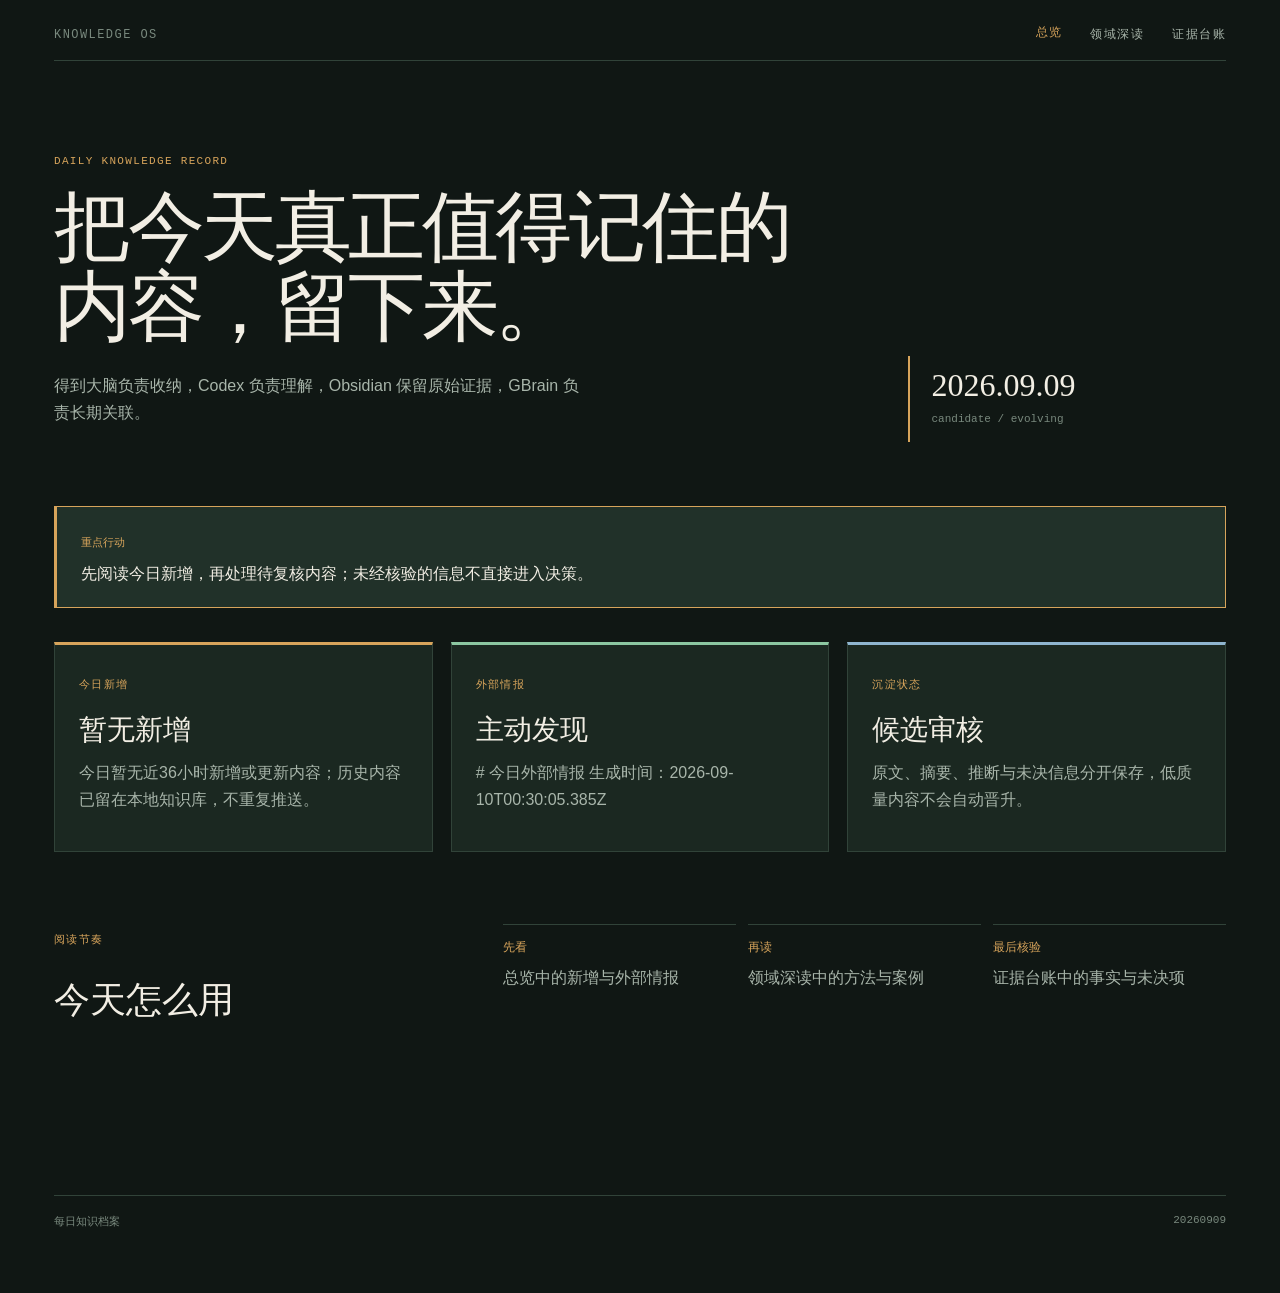
<file: index.html>
<!doctype html><html lang="zh-CN"><head><meta charset="utf-8"><meta name="viewport" content="width=device-width,initial-scale=1"><title>知识日报 · 总览</title><link rel="stylesheet" href="styles.css"></head><body><main class="wrap"><header class="brand"><span>KNOWLEDGE OS</span><nav><a href="index.html" class="active">总览</a><a href="domain.html">领域深读</a><a href="evidence.html">证据台账</a></nav></header><section class="hero"><div><p class="eyebrow">DAILY KNOWLEDGE RECORD</p><h1>把今天真正值得记住的内容，留下来。</h1><p class="lede">得到大脑负责收纳，Codex 负责理解，Obsidian 保留原始证据，GBrain 负责长期关联。</p></div><aside class="date-mark"><strong>2026.09.09</strong><span>candidate / evolving</span></aside></section><section class="priority"><span>重点行动</span><p>先阅读今日新增，再处理待复核内容；未经核验的信息不直接进入决策。</p></section><section class="grid three"><article class="card accent-gold"><small>今日新增</small><h2>暂无新增</h2><p>今日暂无近36小时新增或更新内容；历史内容已留在本地知识库，不重复推送。</p></article><article class="card accent-green"><small>外部情报</small><h2>主动发现</h2><p># 今日外部情报

生成时间：2026-09-10T00:30:05.385Z</p></article><article class="card accent-blue"><small>沉淀状态</small><h2>候选审核</h2><p>原文、摘要、推断与未决信息分开保存，低质量内容不会自动晋升。</p></article></section><section class="rhythm"><div><small>阅读节奏</small><h2>今天怎么用</h2></div><ol><li><b>先看</b><span>总览中的新增与外部情报</span></li><li><b>再读</b><span>领域深读中的方法与案例</span></li><li><b>最后核验</b><span>证据台账中的事实与未决项</span></li></ol></section><footer><span>每日知识档案</span><span>20260909</span></footer></main></body></html>
</file>
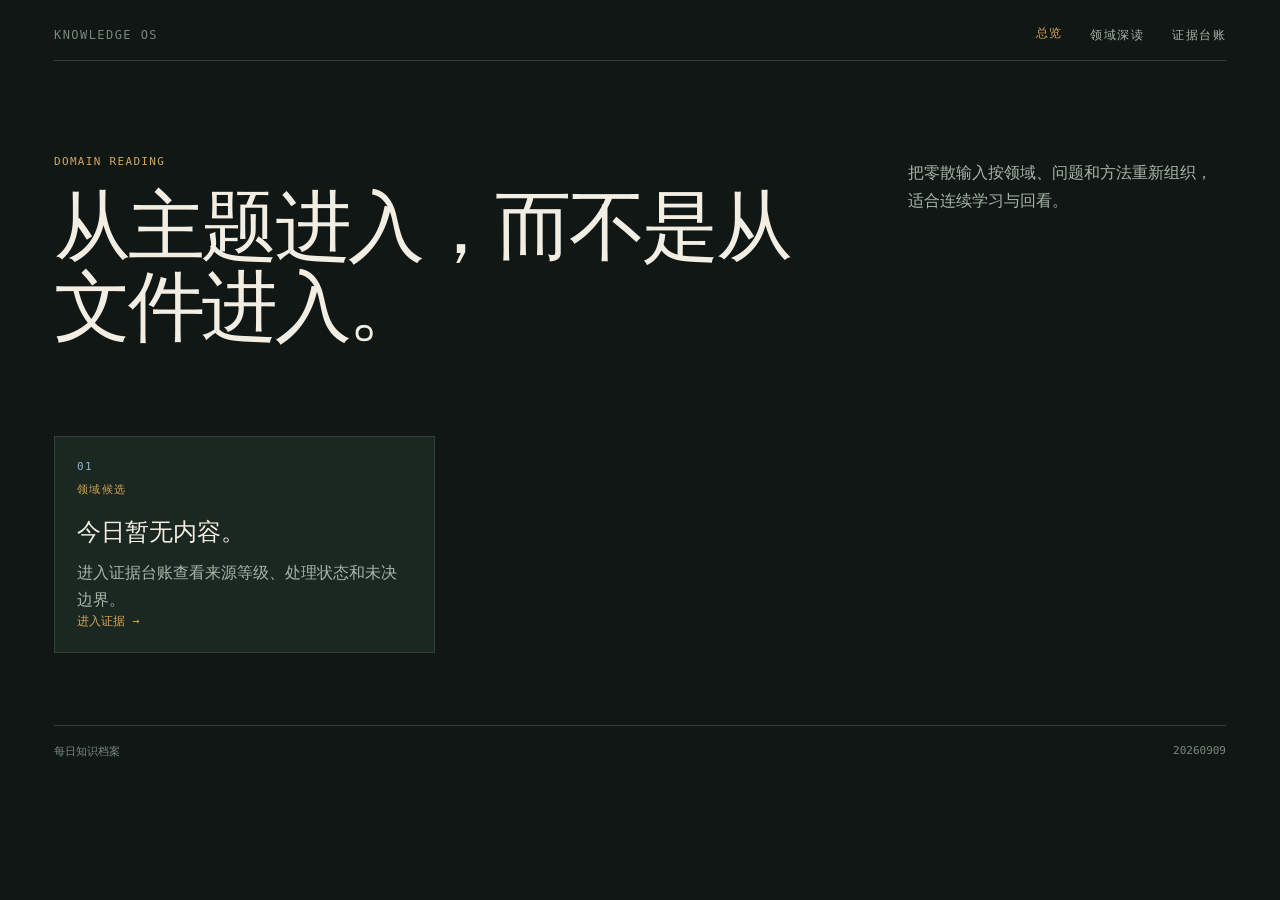
<file: domain.html>
<!doctype html><html lang="zh-CN"><head><meta charset="utf-8"><meta name="viewport" content="width=device-width,initial-scale=1"><title>知识日报 · 领域深读</title><link rel="stylesheet" href="styles.css"></head><body><main class="wrap"><header class="brand"><span>KNOWLEDGE OS</span><nav><a href="index.html" class="active">总览</a><a href="domain.html">领域深读</a><a href="evidence.html">证据台账</a></nav></header><section class="page-head"><div><p class="eyebrow">DOMAIN READING</p><h1>从主题进入，而不是从文件进入。</h1></div><p>把零散输入按领域、问题和方法重新组织，适合连续学习与回看。</p></section><section class="reading-grid"><article class="reading-row"><span class="tag">01</span><div><small>领域候选</small><h2>今日暂无内容。</h2><p>进入证据台账查看来源等级、处理状态和未决边界。</p></div><a href="evidence.html">进入证据 →</a></article></section><footer><span>每日知识档案</span><span>20260909</span></footer></main></body></html>
</file>
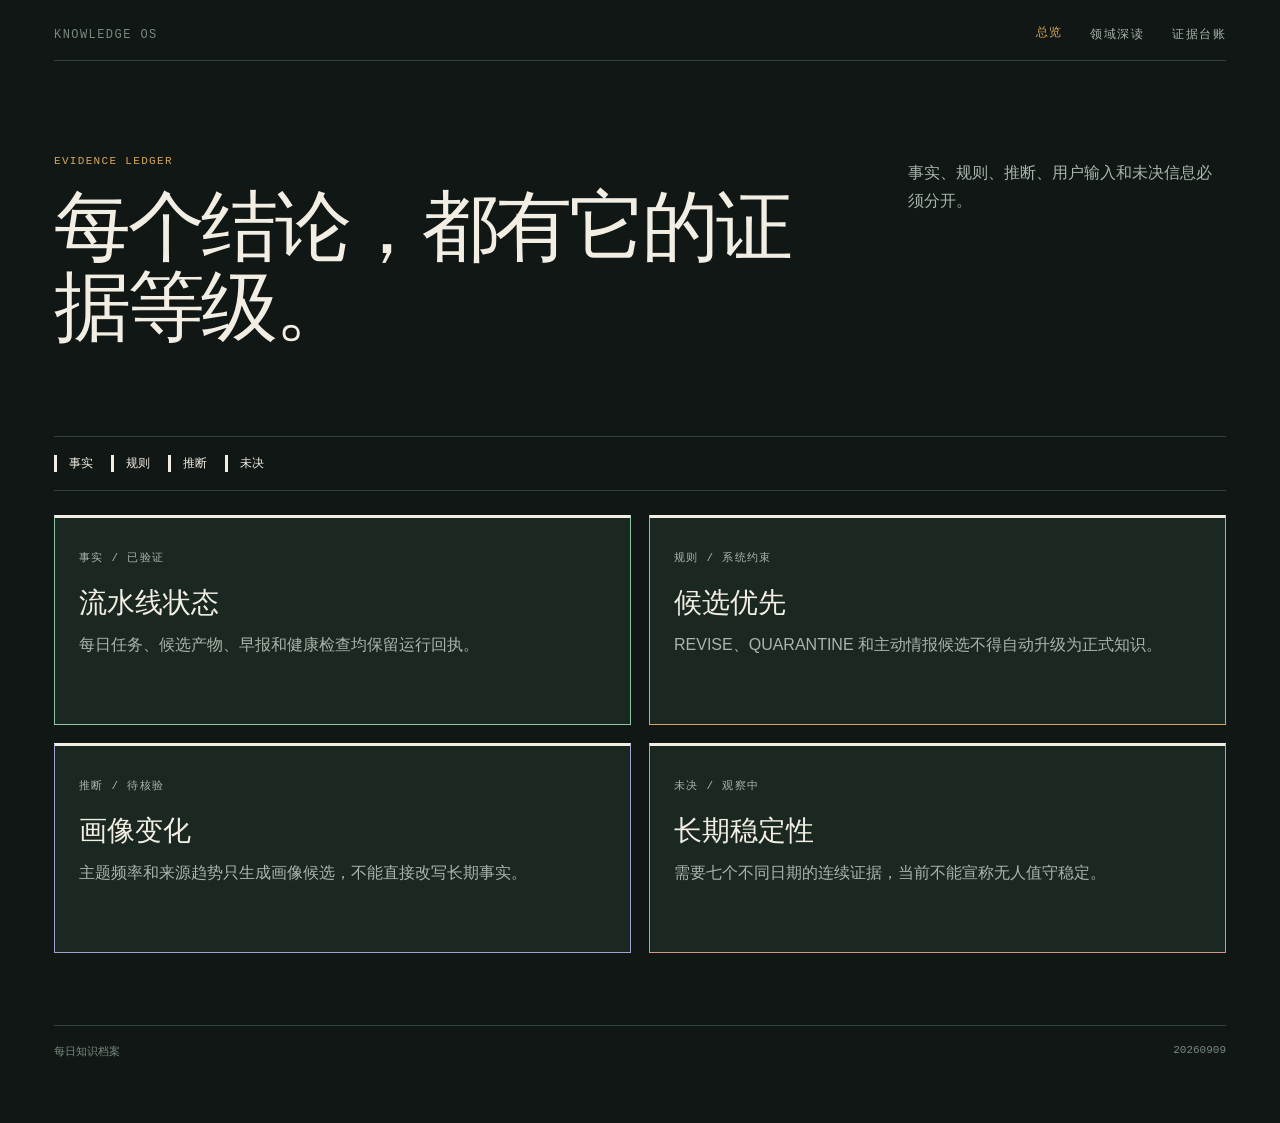
<file: evidence.html>
<!doctype html><html lang="zh-CN"><head><meta charset="utf-8"><meta name="viewport" content="width=device-width,initial-scale=1"><title>知识日报 · 证据台账</title><link rel="stylesheet" href="styles.css"></head><body><main class="wrap"><header class="brand"><span>KNOWLEDGE OS</span><nav><a href="index.html" class="active">总览</a><a href="domain.html">领域深读</a><a href="evidence.html">证据台账</a></nav></header><section class="page-head"><div><p class="eyebrow">EVIDENCE LEDGER</p><h1>每个结论，都有它的证据等级。</h1></div><p>事实、规则、推断、用户输入和未决信息必须分开。</p></section><section class="legend"><span class="fact">事实</span><span class="rule">规则</span><span class="inference">推断</span><span class="unresolved">未决</span></section><section class="ledger-grid"><article class="ledger-card fact"><small>事实 / 已验证</small><h2>流水线状态</h2><p>每日任务、候选产物、早报和健康检查均保留运行回执。</p></article><article class="ledger-card rule"><small>规则 / 系统约束</small><h2>候选优先</h2><p>REVISE、QUARANTINE 和主动情报候选不得自动升级为正式知识。</p></article><article class="ledger-card inference"><small>推断 / 待核验</small><h2>画像变化</h2><p>主题频率和来源趋势只生成画像候选，不能直接改写长期事实。</p></article><article class="ledger-card unresolved"><small>未决 / 观察中</small><h2>长期稳定性</h2><p>需要七个不同日期的连续证据，当前不能宣称无人值守稳定。</p></article></section><footer><span>每日知识档案</span><span>20260909</span></footer></main></body></html>
</file>
<file: styles.css>
:root{--bg:#101714;--sub:#17221d;--card:#1b2821;--focus:#213129;--text:#f2eee4;--muted:#a8b5aa;--weak:#78887d;--line:#314339;--gold:#d7a45b;--green:#8cc7a1;--pink:#d59688;--blue:#8fb5cf;--purple:#a5a0d4;--cream:#d3bf8c}*{box-sizing:border-box}body{margin:0;background:var(--bg);color:var(--text);font:16px/1.7 "Avenir Next","PingFang SC","Microsoft YaHei",sans-serif}.wrap{max-width:1240px;margin:auto;padding:28px 34px 64px}.brand{display:flex;align-items:center;justify-content:space-between;border-bottom:1px solid var(--line);padding-bottom:18px;color:var(--weak);font:12px/1.2 SFMono-Regular,Cascadia Code,monospace;letter-spacing:.12em}.brand nav{display:flex;gap:28px}.brand a{color:var(--muted);text-decoration:none;transition:.2s}.brand a:hover,.brand a.active{color:var(--gold);transform:translateY(-2px)}.hero,.page-head{display:grid;grid-template-columns:1.7fr .7fr;gap:80px;padding:82px 0 64px}.eyebrow,small,.tag{color:var(--gold);font:11px/1.4 SFMono-Regular,Cascadia Code,monospace;letter-spacing:.12em;text-transform:uppercase}.hero h1,.page-head h1{font:400 clamp(42px,6vw,78px)/1.04 "Iowan Old Style","Baskerville","Songti SC",serif;letter-spacing:-.045em;margin:18px 0 24px}.lede,.page-head>p{color:var(--muted);max-width:60ch}.date-mark{border-left:2px solid var(--gold);padding:12px 0 12px 22px;align-self:end}.date-mark strong{display:block;font:400 32px/1.1 "Iowan Old Style",serif}.date-mark span{color:var(--weak);font:11px SFMono-Regular,monospace}.priority{border:1px solid var(--gold);border-left:3px solid var(--gold);background:var(--focus);padding:20px 24px;margin-bottom:34px}.priority span{color:var(--gold);font:11px SFMono-Regular,monospace}.priority p{margin:6px 0 0}.grid{display:grid;gap:18px}.three{grid-template-columns:repeat(3,1fr)}.card,.ledger-card{background:var(--card);border:1px solid var(--line);padding:24px;min-height:210px;transition:.25s}.card:hover,.ledger-card:hover,.reading-row:hover{transform:translateY(-6px);background:var(--focus);border-color:var(--gold)}.card h2,.ledger-card h2,.reading-row h2{font:400 28px/1.15 "Iowan Old Style","Songti SC",serif;margin:18px 0 12px}.card p,.ledger-card p,.reading-row p{color:var(--muted);margin:0}.accent-gold{border-top:3px solid var(--gold)}.accent-green{border-top:3px solid var(--green)}.accent-blue{border-top:3px solid var(--blue)}.rhythm{display:grid;grid-template-columns:.7fr 1.3fr;gap:60px;padding:72px 0}.rhythm h2{font:400 36px/1.1 "Iowan Old Style",serif}.rhythm ol{display:grid;grid-template-columns:repeat(3,1fr);gap:12px;list-style:none;padding:0;margin:0}.rhythm li{border-top:1px solid var(--line);padding-top:14px}.rhythm b{display:block;color:var(--gold);font:12px SFMono-Regular,monospace}.rhythm span{display:block;color:var(--muted);margin-top:8px}.reading-grid{display:grid;grid-template-columns:repeat(3,1fr);gap:14px}.reading-row{background:var(--card);border:1px solid var(--line);padding:22px;min-height:190px;display:flex;flex-direction:column;transition:.25s}.reading-row .tag{color:var(--blue)}.reading-row h2{font-size:24px}.reading-row a{color:var(--gold);text-decoration:none;margin-top:auto;font:12px SFMono-Regular,monospace}.legend{display:flex;gap:18px;border-top:1px solid var(--line);border-bottom:1px solid var(--line);padding:18px 0;margin-bottom:24px;font:12px SFMono-Regular,monospace}.legend span{padding-left:12px;border-left:3px solid}.fact{border-color:var(--green)}.rule{border-color:var(--gold)}.inference{border-color:var(--purple)}.unresolved{border-color:var(--pink)}.ledger-grid{display:grid;grid-template-columns:repeat(2,1fr);gap:18px}.ledger-card{border-top:3px solid}.ledger-card small{color:var(--muted)}footer{display:flex;justify-content:space-between;border-top:1px solid var(--line);padding-top:18px;margin-top:72px;color:var(--weak);font:11px SFMono-Regular,monospace}@media(max-width:800px){.wrap{padding:20px}.hero,.page-head,.rhythm{grid-template-columns:1fr;gap:28px;padding:54px 0 40px}.three,.reading-grid,.ledger-grid,.rhythm ol{grid-template-columns:1fr}.brand{align-items:flex-start;gap:18px;flex-direction:column}.brand nav{gap:18px}footer{flex-direction:column;gap:8px}}@media(prefers-reduced-motion:reduce){*{transition:none!important}}
</file>
